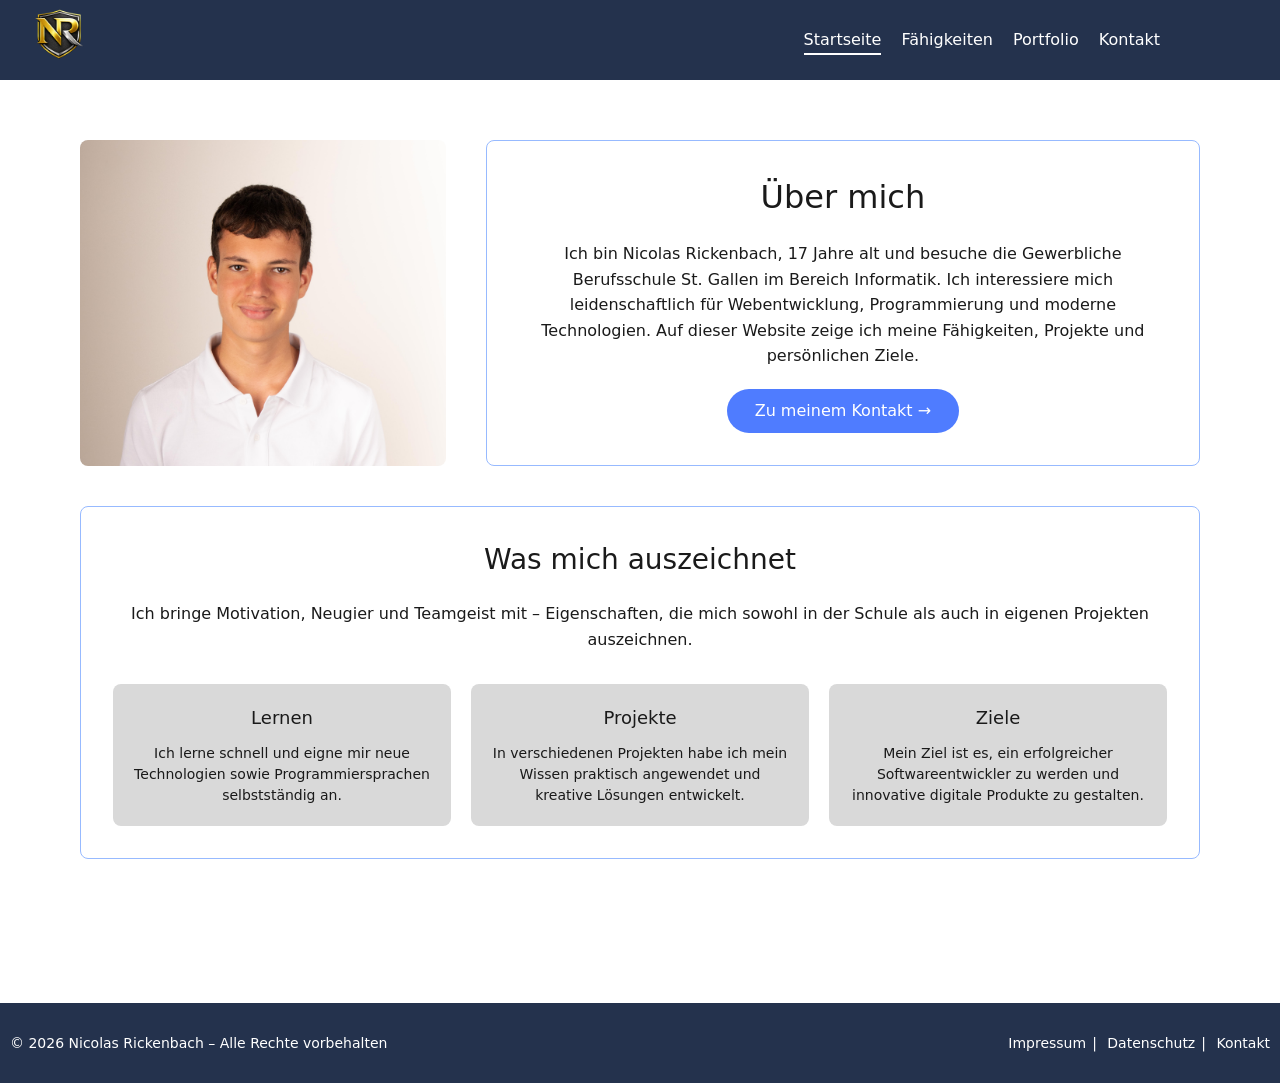
<file: index.html>
<!DOCTYPE html>
<html lang="de">
<head>
  <meta charset="UTF-8">
  <meta name="viewport" content="width=device-width, initial-scale=1.0">
  <meta name="description" content="Portfolio von Nicolas Rickenbach – Webentwickler in Ausbildung aus St. Gallen.">
  <title>Nicolas Rickenbach – Portfolio</title>
  <link rel="stylesheet" href="css/style.css">
</head>
<body>

  <header class="site-header">
    <div class="site-header__inner">
      <a href="index.html" class="logo" aria-label="Zur Startseite">
        <img src="images/Logo Webseite.png" alt="NR Logo" width="100" height="100" loading="eager">
      </a>

      <button class="nav-toggle" aria-label="Menü öffnen" aria-expanded="false" aria-controls="site-nav">
        <span></span><span></span><span></span>
      </button>

      <nav id="site-nav" class="site-nav" aria-label="Hauptnavigation">
        <ul>
          <li><a href="index.html" class="active">Startseite</a></li>
          <li><a href="faehigkeiten.html">Fähigkeiten</a></li>
          <li><a href="portfolio.html">Portfolio</a></li>
          <li><a href="kontakt.html">Kontakt</a></li>
        </ul>
      </nav>
    </div>
  </header>

  <main>
    <div class="page-content">

      <section class="intro" aria-label="Über mich">
        <div class="intro__photo">
          <img
            src="images/Nicolas Rickenbach_Web (1).jpg"
            alt="Profilbild Nicolas Rickenbach"
            loading="eager"
          >
        </div>

        <div class="intro__text card--bordered">
          <h1>Über mich</h1>
          <p>
            Ich bin Nicolas Rickenbach, 17 Jahre alt und besuche die Gewerbliche
            Berufsschule St. Gallen im Bereich Informatik. Ich interessiere mich
            leidenschaftlich für Webentwicklung, Programmierung und moderne
            Technologien. Auf dieser Website zeige ich meine Fähigkeiten,
            Projekte und persönlichen Ziele.
          </p>
          <a href="kontakt.html" class="btn">Zu meinem Kontakt →</a>
        </div>
      </section>

      <section class="highlights card--bordered" aria-label="Was mich auszeichnet">
        <h2>Was mich auszeichnet</h2>
        <p class="highlights__lead">
          Ich bringe Motivation, Neugier und Teamgeist mit – Eigenschaften,
          die mich sowohl in der Schule als auch in eigenen Projekten auszeichnen.
        </p>

        <ul class="highlights__grid">
          <li class="card--gray">
            <h3>Lernen</h3>
            <p>
              Ich lerne schnell und eigne mir neue Technologien sowie
              Programmiersprachen selbstständig an.
            </p>
          </li>
          <li class="card--gray">
            <h3>Projekte</h3>
            <p>
              In verschiedenen Projekten habe ich mein Wissen praktisch
              angewendet und kreative Lösungen entwickelt.
            </p>
          </li>
          <li class="card--gray">
            <h3>Ziele</h3>
            <p>
              Mein Ziel ist es, ein erfolgreicher Softwareentwickler zu werden
              und innovative digitale Produkte zu gestalten.
            </p>
          </li>
        </ul>
      </section>

    </div>
  </main>

  <footer class="site-footer">
    <div class="site-footer__inner">
      <p>© 2026 Nicolas Rickenbach – Alle Rechte vorbehalten</p>
      <nav aria-label="Footer-Navigation">
        <ul>
          <li><a href="#">Impressum</a></li>
          <li><a href="#">Datenschutz</a></li>
          <li><a href="kontakt.html">Kontakt</a></li>
        </ul>
      </nav>
    </div>
  </footer>

  <script src="js/nav.js"></script>
</body>
</html>
</file>
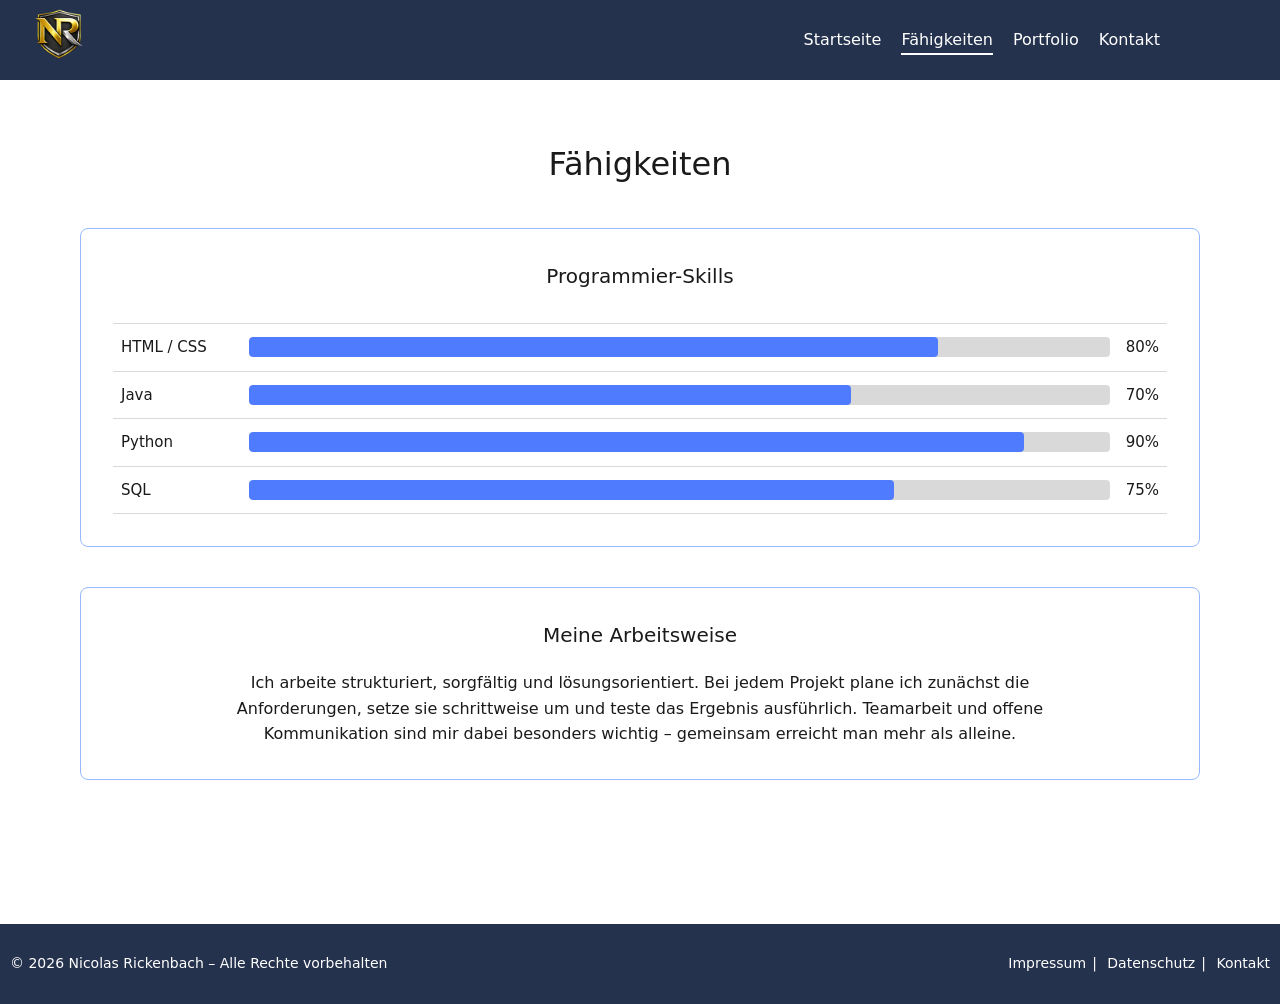
<file: faehigkeiten.html>
<!DOCTYPE html>
<html lang="de">
<head>
  <meta charset="UTF-8">
  <meta name="viewport" content="width=device-width, initial-scale=1.0">
  <meta name="description" content="Fähigkeiten und Skills von Nicolas Rickenbach – Webentwicklung, Java, Python, SQL.">
  <title>Fähigkeiten – Nicolas Rickenbach</title>
  <link rel="stylesheet" href="css/style.css">
</head>
<body>

  <header class="site-header">
    <div class="site-header__inner">
      <a href="index.html" class="logo" aria-label="Zur Startseite">
        <img src="images/Logo Webseite.png" alt="NR Logo" width="100" height="100" loading="eager">
      </a>

      <button class="nav-toggle" aria-label="Menü öffnen" aria-expanded="false" aria-controls="site-nav">
        <span></span><span></span><span></span>
      </button>

      <nav id="site-nav" class="site-nav" aria-label="Hauptnavigation">
        <ul>
          <li><a href="index.html">Startseite</a></li>
          <li><a href="faehigkeiten.html" class="active">Fähigkeiten</a></li>
          <li><a href="portfolio.html">Portfolio</a></li>
          <li><a href="kontakt.html">Kontakt</a></li>
        </ul>
      </nav>
    </div>
  </header>

  <main>
    <div class="page-content">

      <h1 class="page-title">Fähigkeiten</h1>

      <section class="skills-box card--bordered" aria-label="Programmier-Skills">
        <h2 class="skills-box__title">Programmier-Skills</h2>

        <table class="skills-table">
          <thead>
            <tr>
              <th class="sr-only" scope="col">Fähigkeit</th>
              <th class="sr-only" scope="col">Level</th>
              <th class="sr-only" scope="col">Prozent</th>
            </tr>
          </thead>
          <tbody>
            <tr>
              <td class="td-name">HTML / CSS</td>
              <td>
                <div class="skill-bar" role="progressbar" aria-valuenow="80" aria-valuemin="0" aria-valuemax="100" aria-label="HTML / CSS: 80%">
                  <div class="skill-bar__fill skill-bar__fill--80"></div>
                </div>
              </td>
              <td class="td-pct">80%</td>
            </tr>
            <tr>
              <td class="td-name">Java</td>
              <td>
                <div class="skill-bar" role="progressbar" aria-valuenow="70" aria-valuemin="0" aria-valuemax="100" aria-label="Java: 70%">
                  <div class="skill-bar__fill skill-bar__fill--70"></div>
                </div>
              </td>
              <td class="td-pct">70%</td>
            </tr>
            <tr>
              <td class="td-name">Python</td>
              <td>
                <div class="skill-bar" role="progressbar" aria-valuenow="90" aria-valuemin="0" aria-valuemax="100" aria-label="Python: 90%">
                  <div class="skill-bar__fill skill-bar__fill--90"></div>
                </div>
              </td>
              <td class="td-pct">90%</td>
            </tr>
            <tr>
              <td class="td-name">SQL</td>
              <td>
                <div class="skill-bar" role="progressbar" aria-valuenow="75" aria-valuemin="0" aria-valuemax="100" aria-label="SQL: 75%">
                  <div class="skill-bar__fill skill-bar__fill--75"></div>
                </div>
              </td>
              <td class="td-pct">75%</td>
            </tr>
          </tbody>
        </table>
      </section>

      <section class="arbeitsweise card--bordered" aria-label="Meine Arbeitsweise">
        <h2>Meine Arbeitsweise</h2>
        <p>
          Ich arbeite strukturiert, sorgfältig und lösungsorientiert. Bei jedem Projekt
          plane ich zunächst die Anforderungen, setze sie schrittweise um und teste
          das Ergebnis ausführlich. Teamarbeit und offene Kommunikation sind mir dabei
          besonders wichtig – gemeinsam erreicht man mehr als alleine.
        </p>
      </section>

    </div>
  </main>

  <footer class="site-footer">
    <div class="site-footer__inner">
      <p>© 2026 Nicolas Rickenbach – Alle Rechte vorbehalten</p>
      <nav aria-label="Footer-Navigation">
        <ul>
          <li><a href="#">Impressum</a></li>
          <li><a href="#">Datenschutz</a></li>
          <li><a href="kontakt.html">Kontakt</a></li>
        </ul>
      </nav>
    </div>
  </footer>

  <script src="js/nav.js"></script>
</body>
</html>
</file>
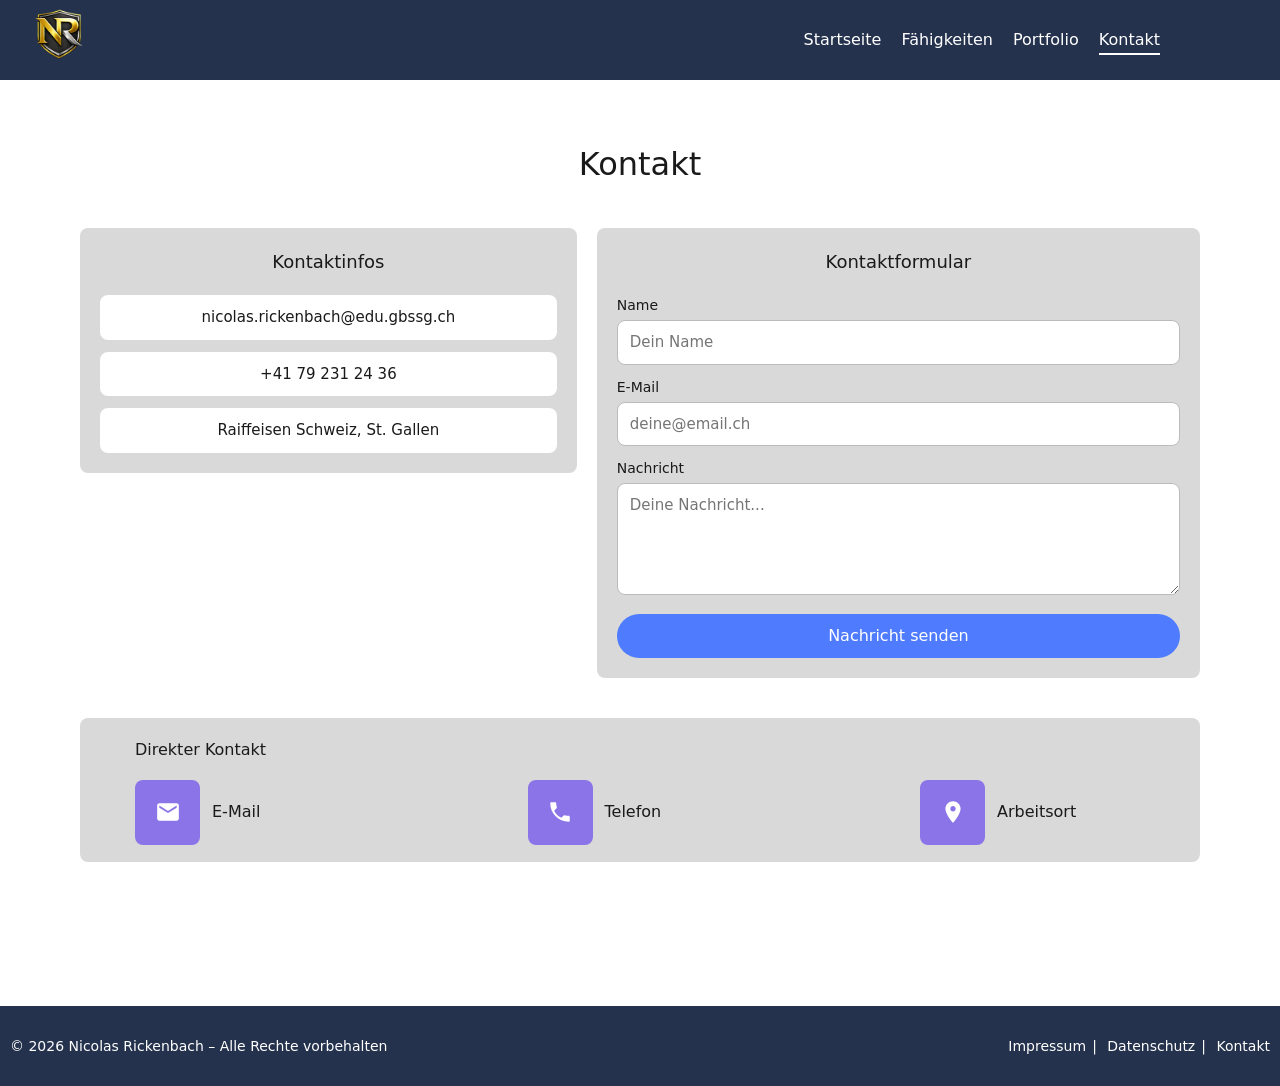
<file: kontakt.html>
<!DOCTYPE html>
<html lang="de">
<head>
  <meta charset="UTF-8">
  <meta name="viewport" content="width=device-width, initial-scale=1.0">
  <meta name="description" content="Kontaktseite von Nicolas Rickenbach – Kontaktformular und direkte Kontaktdaten.">
  <title>Kontakt – Nicolas Rickenbach</title>
  <link rel="stylesheet" href="css/style.css">
</head>
<body>

  <header class="site-header">
    <div class="site-header__inner">
      <a href="index.html" class="logo" aria-label="Zur Startseite">
        <img src="images/Logo Webseite.png" alt="NR Logo" width="100" height="100" loading="eager">
      </a>

      <button class="nav-toggle" aria-label="Menü öffnen" aria-expanded="false" aria-controls="site-nav">
        <span></span><span></span><span></span>
      </button>

      <nav id="site-nav" class="site-nav" aria-label="Hauptnavigation">
        <ul>
          <li><a href="index.html">Startseite</a></li>
          <li><a href="faehigkeiten.html">Fähigkeiten</a></li>
          <li><a href="portfolio.html">Portfolio</a></li>
          <li><a href="kontakt.html" class="active">Kontakt</a></li>
        </ul>
      </nav>
    </div>
  </header>

  <main>
    <div class="page-content">

      <h1 class="page-title">Kontakt</h1>

      <div class="contact-top">

        <section class="contact-info card--gray" aria-label="Kontaktinfos">
          <h2>Kontaktinfos</h2>
          <ul class="contact-info__list">
            <li class="contact-info__item">nicolas.rickenbach@edu.gbssg.ch</li>
            <li class="contact-info__item">+41 79 231 24 36</li>
            <li class="contact-info__item">Raiffeisen Schweiz, St. Gallen</li>
          </ul>
        </section>

        <section class="contact-form-box card--gray" aria-label="Kontaktformular">
          <h2>Kontaktformular</h2>
          <form action="#" method="post" novalidate>
            <div class="form-group">
              <label for="name">Name</label>
              <input
                type="text"
                id="name"
                name="name"
                placeholder="Dein Name"
                required
                autocomplete="name"
              >
            </div>
            <div class="form-group">
              <label for="email">E-Mail</label>
              <input
                type="email"
                id="email"
                name="email"
                placeholder="deine@email.ch"
                required
                autocomplete="email"
              >
            </div>
            <div class="form-group">
              <label for="nachricht">Nachricht</label>
              <textarea
                id="nachricht"
                name="nachricht"
                placeholder="Deine Nachricht..."
                rows="4"
                required
              ></textarea>
            </div>
            <button type="submit" class="btn btn--full">Nachricht senden</button>
          </form>
        </section>

      </div>

      <section class="contact-direct card--gray" aria-label="Direkter Kontakt">
        <h2>Direkter Kontakt</h2>
        <ul class="contact-direct__list">

          <li class="contact-direct__item">
            <span class="contact-direct__icon" aria-hidden="true">
              <svg viewBox="0 0 24 24" fill="currentColor" width="26" height="26">
                <path d="M20 4H4c-1.1 0-2 .9-2 2v12c0 1.1.9 2 2 2h16c1.1 0 2-.9 2-2V6c0-1.1-.9-2-2-2zm0 4-8 5-8-5V6l8 5 8-5v2z"/>
              </svg>
            </span>
            <a href="mailto:nicolas.rickenbach@edu.gbssg.ch">E-Mail</a>
          </li>

          <li class="contact-direct__item">
            <span class="contact-direct__icon" aria-hidden="true">
              <svg viewBox="0 0 24 24" fill="currentColor" width="26" height="26">
                <path d="M6.62 10.79c1.44 2.83 3.76 5.14 6.59 6.59l2.2-2.2c.27-.27.67-.36 1.02-.24 1.12.37 2.33.57 3.57.57.55 0 1 .45 1 1V20c0 .55-.45 1-1 1-9.39 0-17-7.61-17-17 0-.55.45-1 1-1h3.5c.55 0 1 .45 1 1 0 1.25.2 2.45.57 3.57.11.35.03.74-.25 1.02l-2.2 2.2z"/>
              </svg>
            </span>
            <a href="tel:+41792312436">Telefon</a>
          </li>

          <li class="contact-direct__item">
            <span class="contact-direct__icon" aria-hidden="true">
              <svg viewBox="0 0 24 24" fill="currentColor" width="26" height="26">
                <path d="M12 2C8.13 2 5 5.13 5 9c0 5.25 7 13 7 13s7-7.75 7-13c0-3.87-3.13-7-7-7zm0 9.5c-1.38 0-2.5-1.12-2.5-2.5s1.12-2.5 2.5-2.5 2.5 1.12 2.5 2.5-1.12 2.5-2.5 2.5z"/>
              </svg>
            </span>
            <span>Arbeitsort</span>
          </li>

        </ul>
      </section>

    </div>
  </main>

  <footer class="site-footer">
    <div class="site-footer__inner">
      <p>© 2026 Nicolas Rickenbach – Alle Rechte vorbehalten</p>
      <nav aria-label="Footer-Navigation">
        <ul>
          <li><a href="#">Impressum</a></li>
          <li><a href="#">Datenschutz</a></li>
          <li><a href="kontakt.html">Kontakt</a></li>
        </ul>
      </nav>
    </div>
  </footer>

  <script src="js/nav.js"></script>
</body>
</html>
</file>
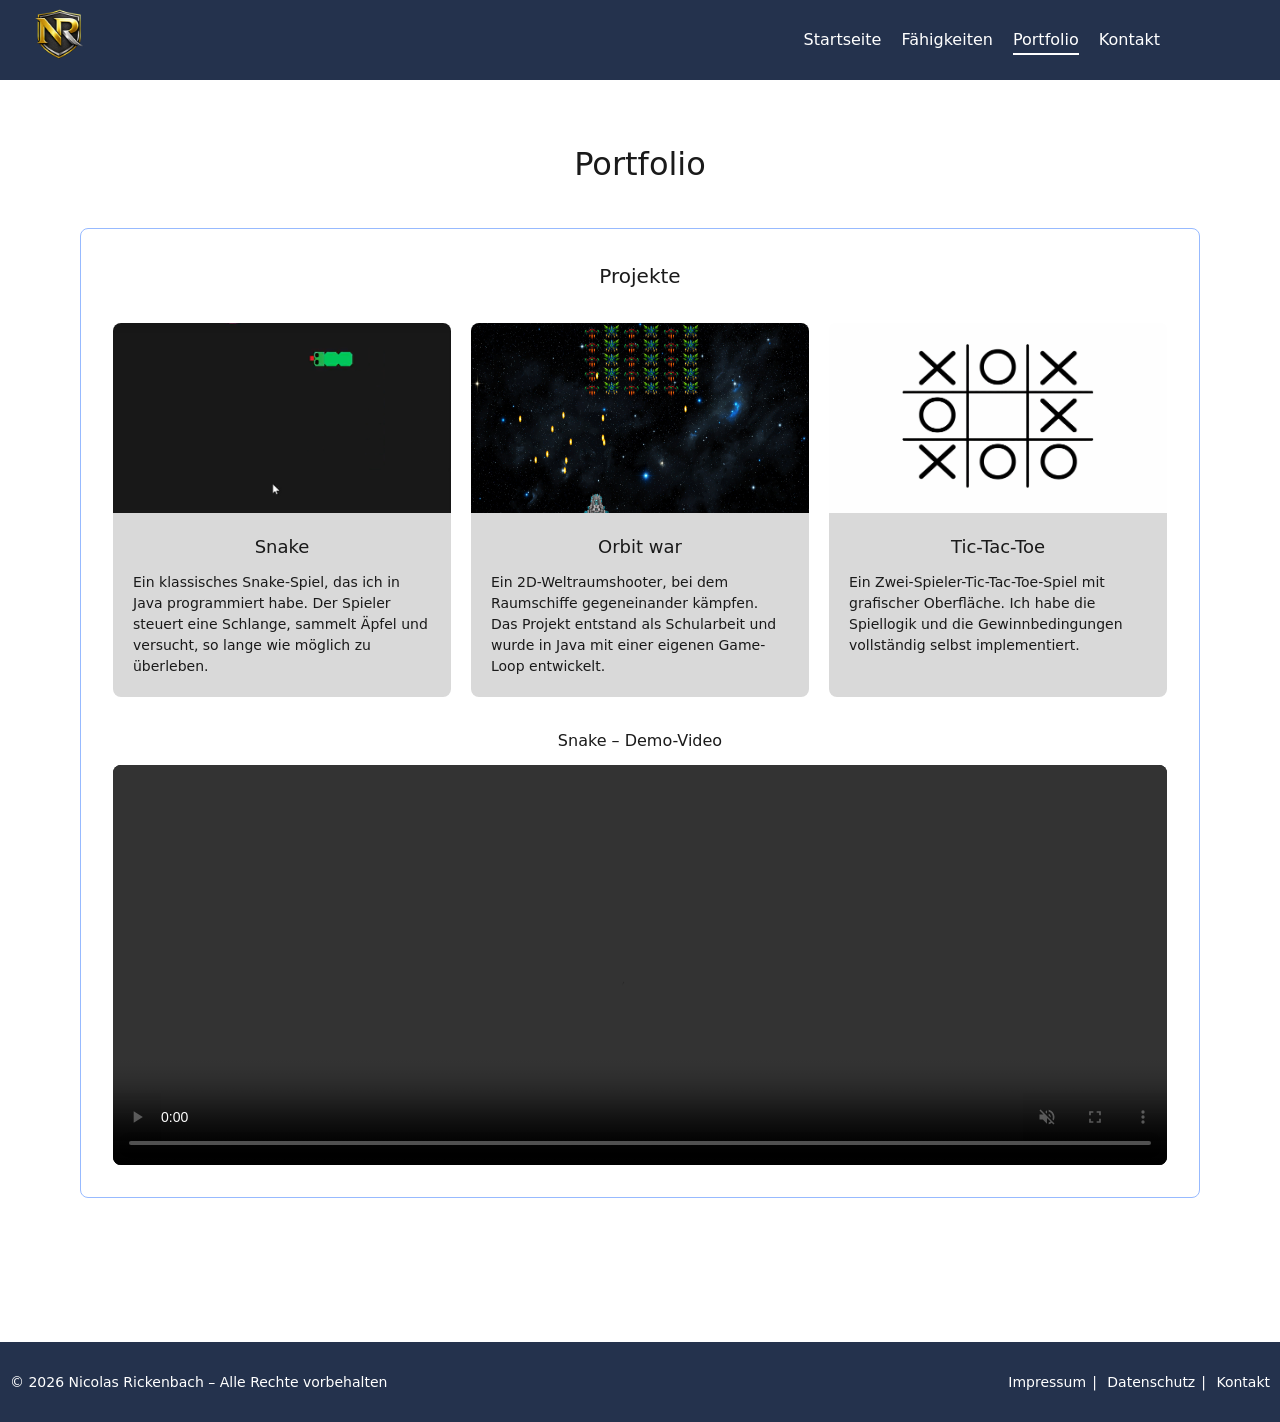
<file: portfolio.html>
<!DOCTYPE html>
<html lang="de">
<head>
  <meta charset="UTF-8">
  <meta name="viewport" content="width=device-width, initial-scale=1.0">
  <meta name="description" content="Portfolio-Projekte von Nicolas Rickenbach – Snake, Orbit War, Tic-Tac-Toe.">
  <title>Portfolio – Nicolas Rickenbach</title>
  <link rel="stylesheet" href="css/style.css">
</head>
<body>

  <header class="site-header">
    <div class="site-header__inner">
      <a href="index.html" class="logo" aria-label="Zur Startseite">
        <img src="images/Logo Webseite.png" alt="NR Logo" width="100" height="100" loading="eager">
      </a>

      <button class="nav-toggle" aria-label="Menü öffnen" aria-expanded="false" aria-controls="site-nav">
        <span></span><span></span><span></span>
      </button>

      <nav id="site-nav" class="site-nav" aria-label="Hauptnavigation">
        <ul>
          <li><a href="index.html">Startseite</a></li>
          <li><a href="faehigkeiten.html">Fähigkeiten</a></li>
          <li><a href="portfolio.html" class="active">Portfolio</a></li>
          <li><a href="kontakt.html">Kontakt</a></li>
        </ul>
      </nav>
    </div>
  </header>

  <main>
    <div class="page-content">

      <h1 class="page-title">Portfolio</h1>

      <section class="portfolio-box card--bordered" aria-label="Projekte">
        <h2 class="portfolio-box__title">Projekte</h2>

        <ul class="project-grid">

          <li class="project-card">
            <img
              class="project-card__img"
              src="images/snake.png"
              alt="Screenshot des Snake-Spiels"
              loading="lazy"
            >
            <div class="project-card__body">
              <h3>Snake</h3>
              <p>
                Ein klassisches Snake-Spiel, das ich in Java programmiert habe.
                Der Spieler steuert eine Schlange, sammelt Äpfel und versucht,
                so lange wie möglich zu überleben.
              </p>
            </div>
          </li>

          <li class="project-card">
            <img
              class="project-card__img"
              src="images/orbit war.png"
              alt="Screenshot des Orbit War-Spiels"
              loading="lazy"
            >
            <div class="project-card__body">
              <h3>Orbit war</h3>
              <p>
                Ein 2D-Weltraumshooter, bei dem Raumschiffe gegeneinander
                kämpfen. Das Projekt entstand als Schularbeit und wurde in
                Java mit einer eigenen Game-Loop entwickelt.
              </p>
            </div>
          </li>

          <li class="project-card">
            <img
              class="project-card__img"
              src="images/tic-tac-toe.png"
              alt="Screenshot des Tic-Tac-Toe-Spiels"
              loading="lazy"
            >
            <div class="project-card__body">
              <h3>Tic-Tac-Toe</h3>
              <p>
                Ein Zwei-Spieler-Tic-Tac-Toe-Spiel mit grafischer Oberfläche.
                Ich habe die Spiellogik und die Gewinnbedingungen vollständig
                selbst implementiert.
              </p>
            </div>
          </li>

        </ul>

        <div class="demo-video">
          <h3>Snake – Demo-Video</h3>
          <video
            controls
            muted
            preload="auto"
            aria-label="Snake Demo-Video"
          >
            <source src="videos/snake.mp4" type="video/mp4">
            Dein Browser unterstützt kein HTML5-Video.
          </video>
        </div>

      </section>

    </div>
  </main>

  <footer class="site-footer">
    <div class="site-footer__inner">
      <p>© 2026 Nicolas Rickenbach – Alle Rechte vorbehalten</p>
      <nav aria-label="Footer-Navigation">
        <ul>
          <li><a href="#">Impressum</a></li>
          <li><a href="#">Datenschutz</a></li>
          <li><a href="kontakt.html">Kontakt</a></li>
        </ul>
      </nav>
    </div>
  </footer>

  <script src="js/nav.js"></script>
</body>
</html>
</file>
<file: css/style.css>
:root {
  --clr-dark:        #24324D;
  --clr-gray:        #D9D9D9;
  --clr-blue-border: #97BAFF;
  --clr-blue:        #4F7CFF;
  --clr-purple:      #8B74E8;
  --clr-white:       #FFFFFF;
  --clr-text:        #1A1A1A;

  --space-xs: 0.5rem;
  --space-sm: 0.75rem;
  --space-md: 1.25rem;
  --space-lg: 2rem;

  --radius:   0.5rem;
  --header-h: 5rem;
}

*, *::before, *::after { box-sizing: border-box; margin: 0; padding: 0; }
ul, ol { list-style: none; }
img, video { display: block; max-width: 100%; height: auto; }
a { text-decoration: none; color: inherit; }
button { cursor: pointer; border: none; background: none; font: inherit; }
input, textarea, select { font: inherit; }
table { border-collapse: collapse; }
h1, h2, h3 { font-weight: 400; }

body {
  font-family: system-ui, -apple-system, sans-serif;
  font-size: 1rem;
  line-height: 1.5;
  color: var(--clr-text);
  background: var(--clr-white);
  display: flex;
  flex-direction: column;
  min-height: 100vh;
}

main { flex: 1; }

.page-content {
  max-width: 80rem;
  margin-inline: auto;
  padding: 3.75rem 5rem 9rem;
  display: flex;
  flex-direction: column;
  gap: 2.5rem;
}

.page-title {
  font-size: 2rem;
  text-align: center;
}

.card--bordered {
  border: 1.5px solid var(--clr-blue-border);
  border-radius: var(--radius);
  padding: var(--space-lg);
  background: var(--clr-white);
}

.card--gray {
  background: var(--clr-gray);
  border-radius: var(--radius);
  padding: var(--space-md);
}

.btn {
  display: inline-block;
  background: var(--clr-blue);
  color: var(--clr-white);
  padding: 0.625rem 1.75rem;
  border-radius: 2rem;
  font-size: 1rem;
  cursor: pointer;
  transition: opacity 0.2s;
}

.btn:hover { opacity: 0.85; }
.btn--full { width: 100%; text-align: center; }

.site-header {
  background: var(--clr-dark);
  height: var(--header-h);
  position: sticky;
  top: 0;
  z-index: 100;
}

.site-header__inner {
  height: 100%;
  display: flex;
  align-items: center;
  justify-content: space-between;
  padding-left: 0.625rem;
  padding-right: 7.5rem;
}

.logo img {
  width: 6.25rem;
  height: 6.25rem;
  object-fit: contain;
}

.site-nav ul {
  display: flex;
  gap: 1.25rem;
}

.site-nav a {
  color: var(--clr-white);
  padding-bottom: 0.25rem;
  border-bottom: 2px solid transparent;
  transition: border-color 0.2s;
}

.site-nav a:hover,
.site-nav a.active { border-color: var(--clr-white); }

.nav-toggle {
  display: none;
  flex-direction: column;
  gap: 0.3125rem;
  padding: var(--space-xs);
}

.nav-toggle span {
  display: block;
  width: 1.5rem;
  height: 0.125rem;
  background: var(--clr-white);
  transition: transform 0.3s, opacity 0.3s;
}

.nav-toggle[aria-expanded="true"] span:nth-child(1) { transform: translateY(0.4375rem) rotate(45deg); }
.nav-toggle[aria-expanded="true"] span:nth-child(2) { opacity: 0; }
.nav-toggle[aria-expanded="true"] span:nth-child(3) { transform: translateY(-0.4375rem) rotate(-45deg); }

.site-footer {
  background: var(--clr-dark);
  min-height: var(--header-h);
}

.site-footer__inner {
  height: var(--header-h);
  display: flex;
  align-items: center;
  justify-content: space-between;
  padding-inline: 0.625rem;
  color: var(--clr-white);
  font-size: 0.875rem;
}

.site-footer__inner nav ul { display: flex; }

.site-footer__inner nav li + li::before {
  content: " | ";
  margin-inline: 0.375rem;
}

.site-footer__inner a { color: var(--clr-white); }

.intro {
  display: grid;
  grid-template-columns: 420fr 820fr;
  gap: 2.5rem;
  align-items: stretch;
}

.intro__photo img {
  width: 100%;
  height: 100%;
  min-height: 18.75rem;
  object-fit: cover;
  object-position: top;
  border-radius: var(--radius);
}

.intro__text {
  display: flex;
  flex-direction: column;
  align-items: center;
  gap: var(--space-md);
  text-align: center;
}

.intro__text h1 { font-size: 2rem; }
.intro__text p { line-height: 1.6; }
.intro__text .btn { margin-top: auto; }

.highlights h2 {
  font-size: 1.75rem;
  text-align: center;
  margin-bottom: var(--space-md);
}

.highlights__lead {
  text-align: center;
  margin-bottom: var(--space-lg);
  line-height: 1.6;
}

.highlights__grid {
  display: grid;
  grid-template-columns: repeat(3, 1fr);
  gap: var(--space-md);
}

.highlights__grid h3,
.project-card__body h3 {
  font-size: 1.125rem;
  text-align: center;
  margin-bottom: var(--space-sm);
}

.highlights__grid p,
.project-card__body p { font-size: 0.875rem; }

.highlights__grid p { text-align: center; }

.skills-box__title,
.portfolio-box__title {
  font-size: 1.25rem;
  text-align: center;
  margin-bottom: var(--space-lg);
}

.skills-table { width: 100%; }

.skills-table .sr-only {
  position: absolute;
  width: 1px;
  height: 1px;
  overflow: hidden;
  clip: rect(0,0,0,0);
  white-space: nowrap;
}

.skills-table td {
  padding: 0.75rem 0.5rem;
  border-top: 1px solid var(--clr-gray);
  vertical-align: middle;
}

.skills-table tr:last-child td { border-bottom: 1px solid var(--clr-gray); }

.skills-table .td-name {
  width: 8rem;
  font-size: 0.9375rem;
  white-space: nowrap;
}

.skills-table .td-pct {
  width: 3rem;
  text-align: right;
  font-size: 0.9375rem;
}

.skill-bar {
  background: var(--clr-gray);
  height: 1.25rem;
  border-radius: 0.25rem;
  overflow: hidden;
}

.skill-bar__fill {
  height: 100%;
  background: var(--clr-blue);
  border-radius: 0.25rem;
  animation: bar-grow 0.8s ease-out;
}

@keyframes bar-grow { from { width: 0; } }

.skill-bar__fill--80 { width: 80%; }
.skill-bar__fill--70 { width: 70%; }
.skill-bar__fill--90 { width: 90%; }
.skill-bar__fill--75 { width: 75%; }

.arbeitsweise { text-align: center; }

.arbeitsweise h2 {
  font-size: 1.25rem;
  margin-bottom: var(--space-md);
}

.arbeitsweise p {
  line-height: 1.6;
  max-width: 56rem;
  margin-inline: auto;
}

.project-grid {
  display: grid;
  grid-template-columns: repeat(3, 1fr);
  gap: var(--space-md);
  margin-bottom: var(--space-lg);
}

.project-card { display: flex; flex-direction: column; }

.project-card__img {
  width: 100%;
  aspect-ratio: 16 / 9;
  object-fit: cover;
  border-radius: var(--radius) var(--radius) 0 0;
}

.project-card__body {
  background: var(--clr-gray);
  padding: var(--space-md);
  flex: 1;
  border-radius: 0 0 var(--radius) var(--radius);
}

.demo-video { margin-top: var(--space-md); }

.demo-video h3 {
  font-size: 1rem;
  text-align: center;
  margin-bottom: var(--space-sm);
}

.demo-video video {
  width: 100%;
  max-height: 25rem;
  border-radius: var(--radius);
  background: #000;
}

.contact-top {
  display: grid;
  grid-template-columns: 560fr 680fr;
  gap: var(--space-md);
  align-items: start;
}

.contact-info h2,
.contact-form-box h2 {
  font-size: 1.125rem;
  text-align: center;
  margin-bottom: var(--space-md);
}

.contact-info__list {
  display: flex;
  flex-direction: column;
  gap: var(--space-sm);
}

.contact-info__item {
  background: var(--clr-white);
  padding: 0.6875rem var(--space-md);
  border-radius: var(--radius);
  text-align: center;
  font-size: 0.9375rem;
}

.form-group { margin-bottom: var(--space-sm); }

.form-group label {
  display: block;
  font-size: 0.875rem;
  margin-bottom: 0.25rem;
}

.form-group input,
.form-group textarea {
  width: 100%;
  padding: 0.625rem 0.75rem;
  border: 1px solid #bbb;
  border-radius: var(--radius);
  font-size: 0.9375rem;
  background: var(--clr-white);
  transition: border-color 0.2s;
}

.form-group input:focus,
.form-group textarea:focus {
  outline: none;
  border-color: var(--clr-blue);
}

.form-group textarea {
  resize: vertical;
  min-height: 4.25rem;
}

.contact-direct { padding-left: 3.4375rem; }

.contact-direct h2 {
  font-size: 1rem;
  margin-bottom: var(--space-md);
}

.contact-direct__list {
  display: flex;
  justify-content: space-between;
}

.contact-direct__item {
  display: flex;
  align-items: center;
  gap: var(--space-sm);
  background: var(--clr-gray);
  border-radius: var(--radius);
  padding: 0 var(--space-md) 0 0;
  flex: 0 0 16.25rem;
  height: 3.75rem;
}

.contact-direct__icon {
  width: 4.0625rem;
  height: 4.0625rem;
  border-radius: var(--radius);
  display: flex;
  align-items: center;
  justify-content: center;
  background: var(--clr-purple);
  color: var(--clr-white);
  flex-shrink: 0;
}

@media (max-width: 62rem) {
  .page-content { padding: 2.5rem 2rem 6rem; }

  .intro { grid-template-columns: 1fr; }
  .intro__photo img { height: 18rem; min-height: unset; }

  .highlights__grid { grid-template-columns: 1fr 1fr; }

  .project-grid { grid-template-columns: 1fr 1fr; }

  .contact-top { grid-template-columns: 1fr; }
}

@media (max-width: 48rem) {
  .page-content { padding: 2rem 1rem 5rem; }

  .nav-toggle { display: flex; }

  .site-nav {
    display: none;
    position: absolute;
    top: var(--header-h);
    left: 0;
    right: 0;
    background: var(--clr-dark);
    padding: var(--space-md) var(--space-lg);
    z-index: 99;
  }

  .site-nav.is-open { display: block; }
  .site-nav ul { flex-direction: column; gap: var(--space-sm); }
  .site-nav a { display: block; padding-block: var(--space-xs); }

  .highlights__grid,
  .project-grid { grid-template-columns: 1fr; }

  .contact-direct { padding-left: var(--space-md); }
  .contact-direct__list { flex-direction: column; gap: var(--space-sm); }
  .contact-direct__item { flex: none; width: 100%; }

  .skills-table .td-name { width: 5rem; }

  .site-footer__inner {
    flex-direction: column;
    height: auto;
    padding-block: var(--space-sm);
    gap: var(--space-xs);
    text-align: center;
  }

  .page-title { font-size: 1.5rem; }
}
</file>
